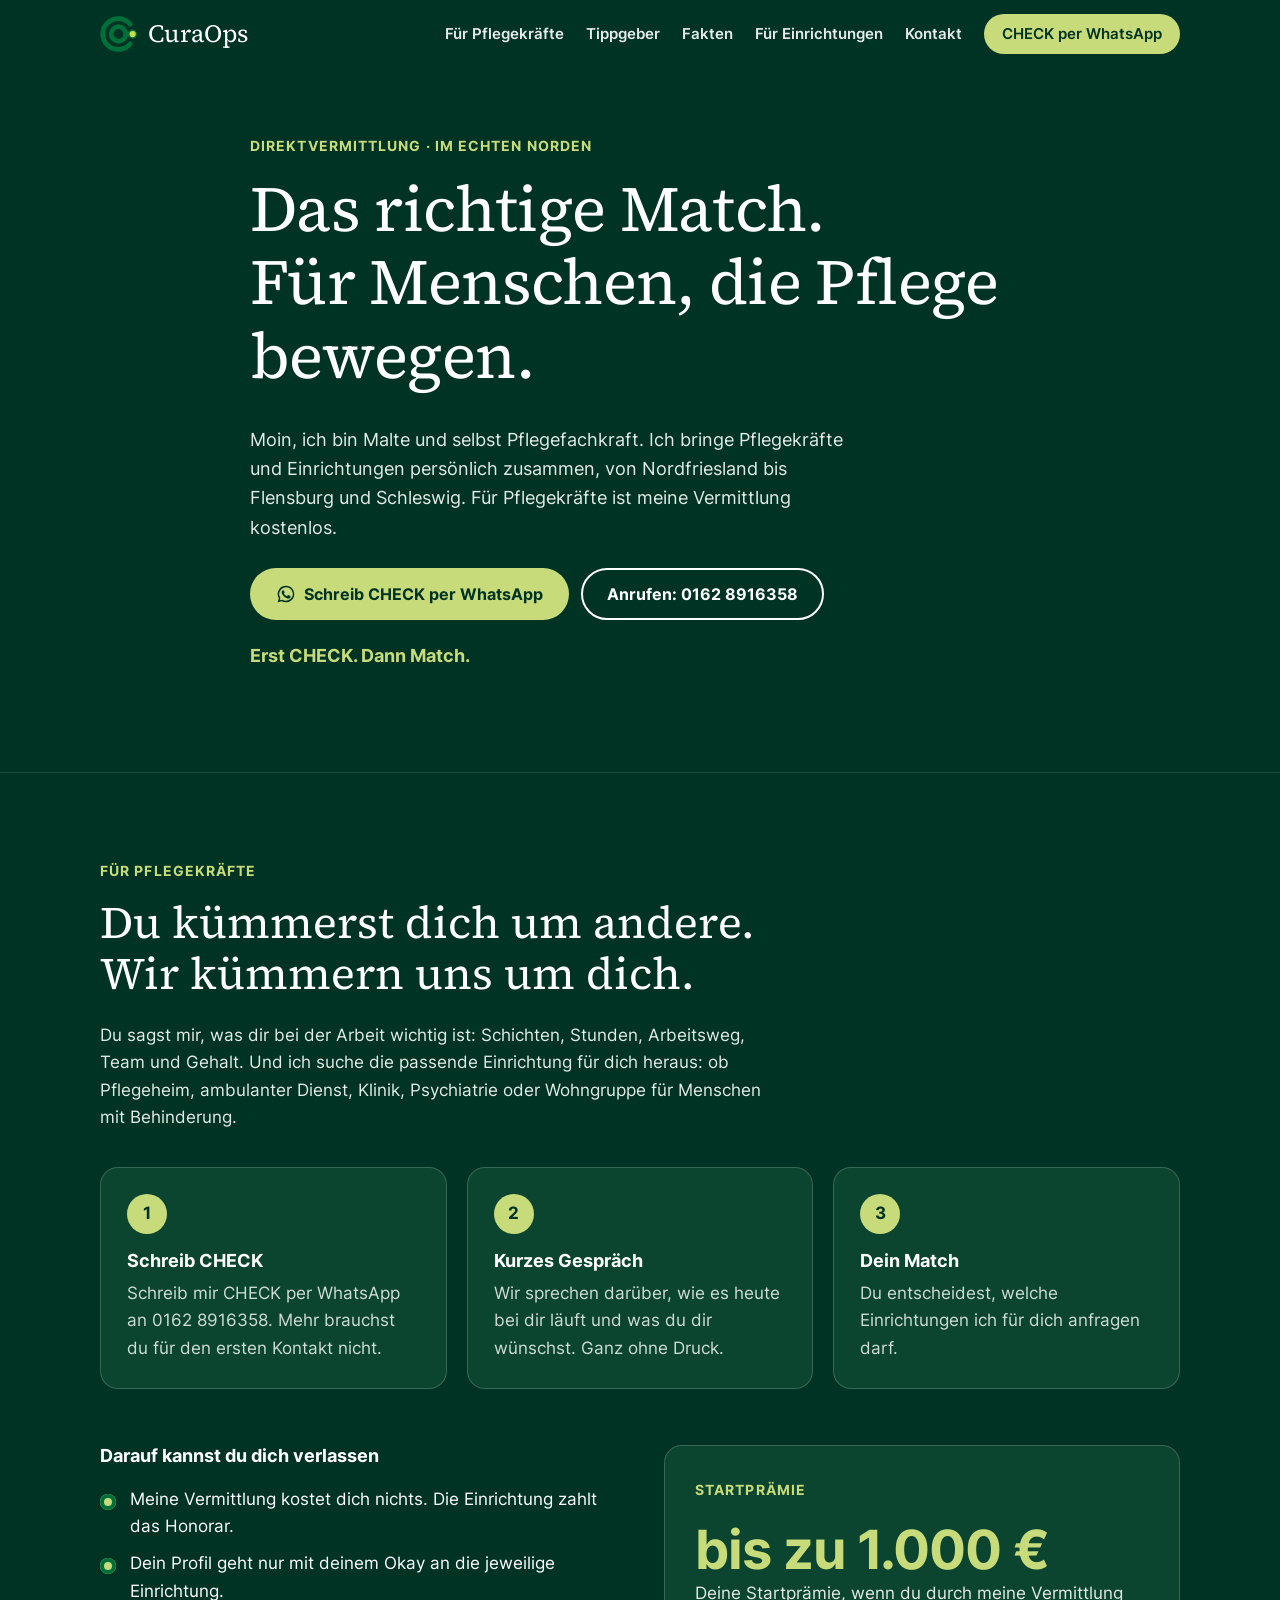
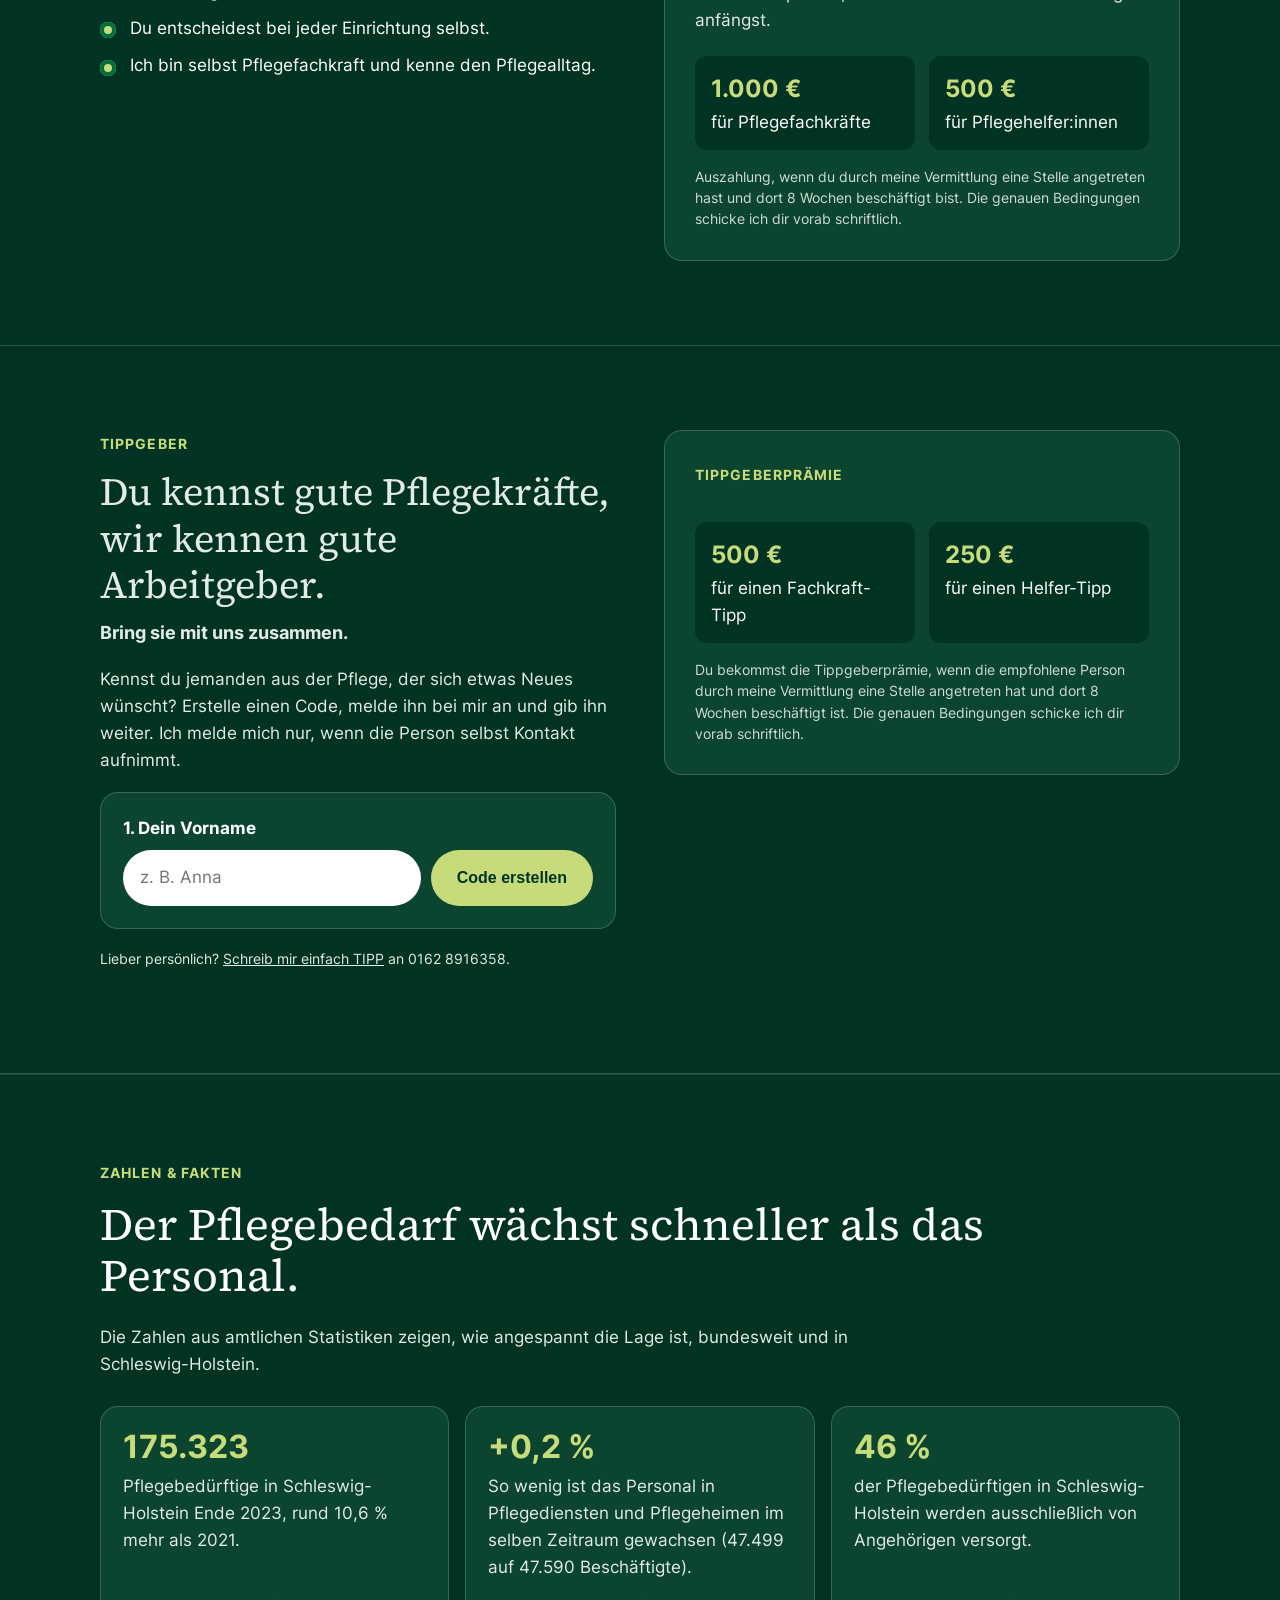
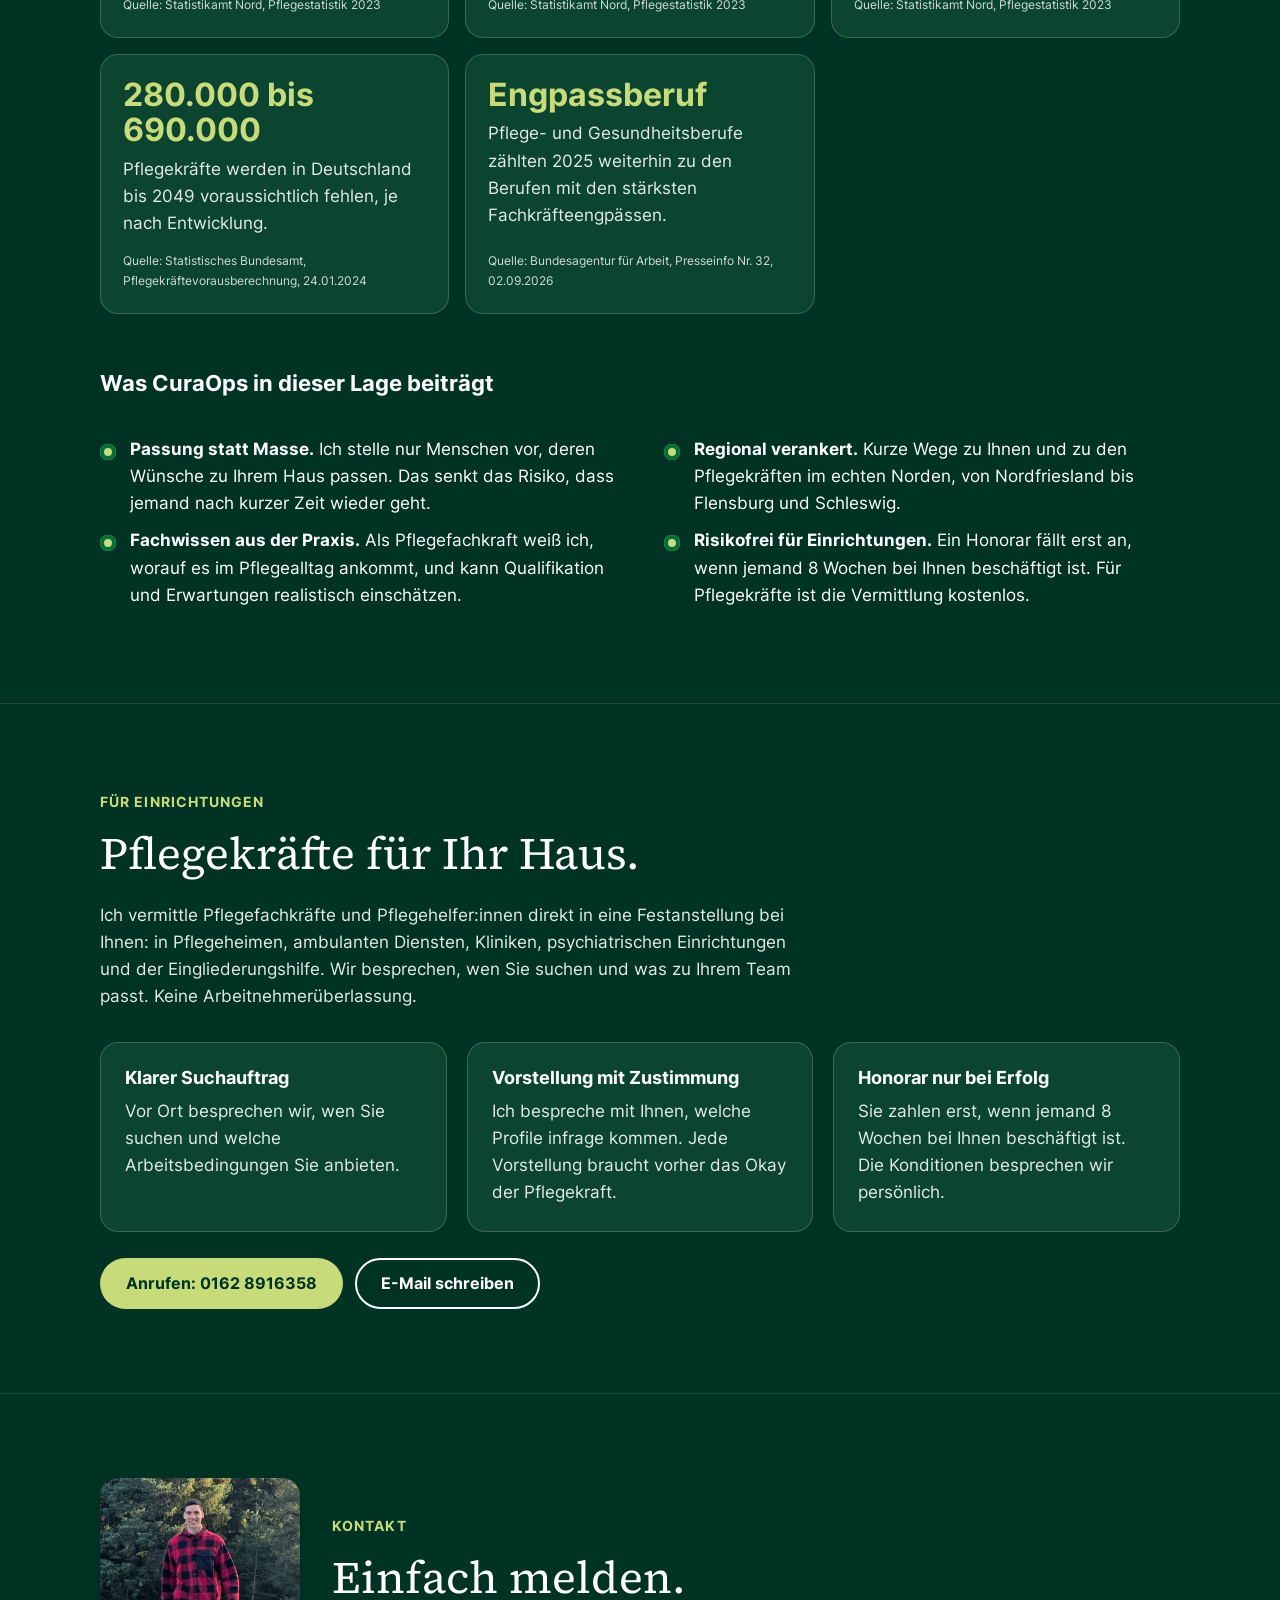
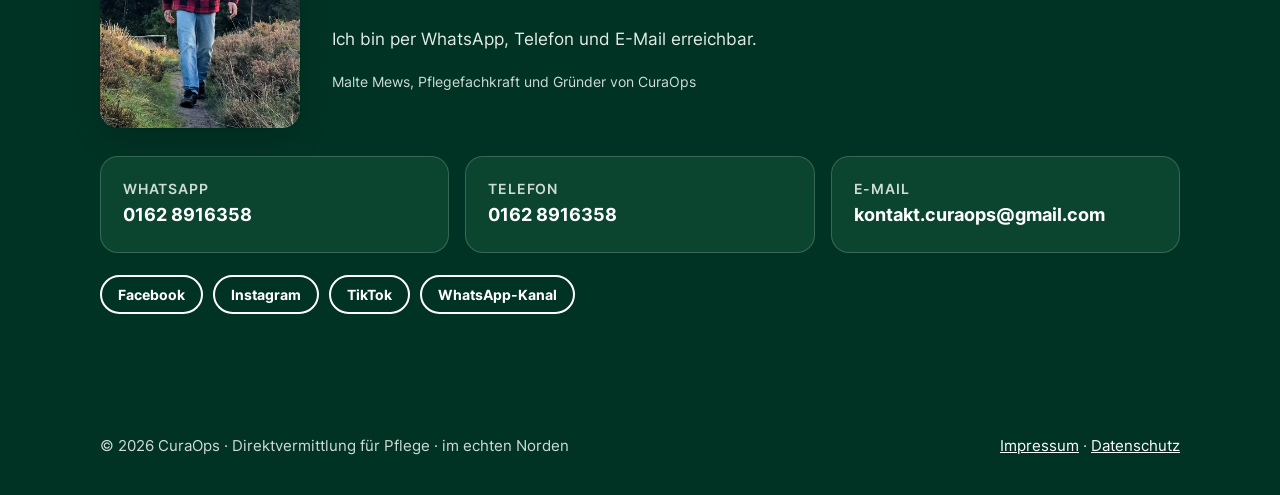
<file: index.html>
<!doctype html>
<html lang="de">
<head>
<meta charset="utf-8">
<meta name="viewport" content="width=device-width, initial-scale=1">
<title>CuraOps – Das richtige Match für Pflegekräfte im echten Norden</title>
<meta name="description" content="Pflegekraft hilft Pflegekräften: CuraOps vermittelt Pflegefachkräfte und Pflegehelfer:innen persönlich an passende Einrichtungen, von der Altenpflege bis zu Psychiatrie und Eingliederungshilfe – von Nordfriesland bis Flensburg und Schleswig. Für dich kostenlos, mit Startprämie.">
<link rel="canonical" href="https://www.curaops-gesundheitsberufe.de/">
<link rel="icon" href="favicon.svg" type="image/svg+xml">
<meta name="theme-color" content="#013324">
<meta name="facebook-domain-verification" content="cbvim5o937dcpe9g89lls1yzb4fqvr" />
<meta property="og:type" content="website">
<meta property="og:locale" content="de_DE">
<meta property="og:title" content="CuraOps – Das richtige Match.">
<meta property="og:description" content="Pflegekraft hilft Pflegekräften – im echten Norden. Für dich kostenlos. Erst CHECK. Dann Match.">
<meta property="og:url" content="https://www.curaops-gesundheitsberufe.de/">
<meta property="og:image" content="https://www.curaops-gesundheitsberufe.de/img/malte.jpg?v=2">
<link rel="preload" href="fonts/source-serif-4-latin-400-normal.woff2" as="font" type="font/woff2" crossorigin>
<link rel="stylesheet" href="css/style.css?v=20261107">
</head>
<body>

<header class="top">
  <div class="wrap">
    <a class="brand" href="#start"><img src="img/logo.svg" alt="" width="38" height="38">CuraOps</a>
    <nav class="nav" aria-label="Hauptnavigation">
      <a href="#pflegekraefte">Für Pflegekräfte</a>
      <a href="#tippgeber">Tippgeber</a>
      <a href="#fakten">Fakten</a>
      <a href="#einrichtungen">Für Einrichtungen</a>
      <a href="#kontakt">Kontakt</a>
      <a class="btn btn-lime btn-sm" href="https://wa.me/491628916358?text=CHECK">CHECK per WhatsApp</a>
    </nav>
  </div>
</header>

<main id="start">

<section class="hero dark">
  <div class="wrap hero-grid solo">
    <div>
      <span class="kicker">Direktvermittlung · im echten Norden</span>
      <h1>Das richtige Match.<br>Für Menschen, die Pflege bewegen.</h1>
      <p class="lead">Moin, ich bin Malte und selbst Pflegefachkraft. Ich bringe Pflegekräfte und Einrichtungen persönlich zusammen, von Nordfriesland bis Flensburg und Schleswig. Für Pflegekräfte ist meine Vermittlung kostenlos.</p>
      <div class="btns">
        <a class="btn btn-lime" id="hero-cta" href="https://wa.me/491628916358?text=CHECK">
          <svg viewBox="0 0 24 24" aria-hidden="true"><path fill="currentColor" d="M12 2a10 10 0 0 0-8.6 15.1L2 22l5-1.3A10 10 0 1 0 12 2Zm0 18.2a8.2 8.2 0 0 1-4.2-1.2l-.3-.2-3 .8.8-2.9-.2-.3A8.2 8.2 0 1 1 12 20.2Zm4.5-6.1c-.2-.1-1.5-.7-1.7-.8-.2-.1-.4-.1-.6.1l-.8 1c-.1.2-.3.2-.5.1a6.7 6.7 0 0 1-3.3-2.9c-.3-.4.2-.4.7-1.4.1-.2 0-.3 0-.4l-.8-1.8c-.2-.5-.4-.4-.6-.4h-.5a1 1 0 0 0-.7.3 3 3 0 0 0-.9 2.2 5.2 5.2 0 0 0 1.1 2.7 11.8 11.8 0 0 0 4.5 4c1.7.7 2.3.8 3.2.6.5-.1 1.5-.6 1.7-1.2.2-.6.2-1.1.2-1.2-.1-.1-.3-.2-.5-.3Z"/></svg>
          Schreib CHECK per WhatsApp
        </a>
        <a class="btn btn-ghost" href="tel:+491628916358">Anrufen: 0162 8916358</a>
      </div>
      <p class="slogan">Erst CHECK. Dann Match.</p>
    </div>
  </div>
</section>

<section id="pflegekraefte">
  <div class="wrap">
    <span class="kicker">Für Pflegekräfte</span>
    <h2>Du kümmerst dich um andere.<br>Wir kümmern uns um dich.</h2>
    <p style="max-width:40em">Du sagst mir, was dir bei der Arbeit wichtig ist: Schichten, Stunden, Arbeitsweg, Team und Gehalt. Und ich suche die passende Einrichtung für dich heraus: ob Pflegeheim, ambulanter Dienst, Klinik, Psychiatrie oder Wohngruppe für Menschen mit Behinderung.</p>
    <div class="steps">
      <div class="step"><h3>Schreib CHECK</h3><p>Schreib mir CHECK per WhatsApp an 0162 8916358. Mehr brauchst du für den ersten Kontakt nicht.</p></div>
      <div class="step"><h3>Kurzes Gespräch</h3><p>Wir sprechen darüber, wie es heute bei dir läuft und was du dir wünschst. Ganz ohne Druck.</p></div>
      <div class="step"><h3>Dein Match</h3><p>Du entscheidest, welche Einrichtungen ich für dich anfragen darf.</p></div>
    </div>

    <div class="two" style="margin-top:56px">
      <div>
        <h3>Darauf kannst du dich verlassen</h3>
        <ul class="ticks">
          <li>Meine Vermittlung kostet dich nichts. Die Einrichtung zahlt das Honorar.</li>
          <li>Dein Profil geht nur mit deinem Okay an die jeweilige Einrichtung.</li>
          <li>Du entscheidest bei jeder Einrichtung selbst.</li>
          <li>Ich bin selbst Pflegefachkraft und kenne den Pflegealltag.</li>
        </ul>
      </div>
      <div class="prize">
        <span class="kicker">Startprämie</span>
        <div class="big">bis zu 1.000 €</div>
        <p>Deine Startprämie, wenn du durch meine Vermittlung anfängst.</p>
        <div class="rows">
          <div class="row"><b>1.000 €</b>für Pflegefachkräfte</div>
          <div class="row"><b>500 €</b>für Pflegehelfer:innen</div>
        </div>
        <small>Auszahlung, wenn du durch meine Vermittlung eine Stelle angetreten hast und dort 8 Wochen beschäftigt bist. Die genauen Bedingungen schicke ich dir vorab schriftlich.</small>
      </div>
    </div>
  </div>
</section>

<section id="tippgeber" class="tipp">
  <div class="wrap two">
    <div>
      <span class="kicker">Tippgeber</span>
      <p class="quote">Du kennst gute Pflegekräfte, wir kennen gute Arbeitgeber.</p>
      <p style="font-weight:700;font-size:1.15rem">Bring sie mit uns zusammen.</p>
      <p>Kennst du jemanden aus der Pflege, der sich etwas Neues wünscht? Erstelle einen Code, melde ihn bei mir an und gib ihn weiter. Ich melde mich nur, wenn die Person selbst Kontakt aufnimmt.</p>

      <div class="codebox" id="codebox">
        <label for="tg-name"><b>1. Dein Vorname</b></label>
        <div class="code-row">
          <input id="tg-name" type="text" autocomplete="given-name" placeholder="z. B. Anna" maxlength="30">
          <button class="btn btn-dark" id="tg-make" type="button">Code erstellen</button>
        </div>
        <div id="tg-result" hidden>
          <p class="code-out">Dein Code: <b id="tg-code"></b></p>
          <p><b>2. Code bei mir anmelden</b><br><small>Für die Prämie muss dein Code bei mir angemeldet sein.</small></p>
          <a class="btn btn-dark" id="tg-register" href="#">Code per WhatsApp anmelden</a>
          <p style="margin-top:20px"><b>3. Schick den Link weiter</b><br><small>Im Link steckt dein Code. Bitte die Person, ihn in der Nachricht stehen zu lassen.</small></p>
          <div class="btns" style="margin-top:8px">
            <a class="btn btn-lime" id="tg-share" href="#">Per WhatsApp weiterleiten</a>
            <button class="btn btn-ghost" id="tg-copy" type="button">Link kopieren</button>
          </div>
        </div>
      </div>
      <p style="margin-top:16px"><small>Lieber persönlich? <a href="https://wa.me/491628916358?text=TIPP">Schreib mir einfach TIPP</a> an 0162 8916358.</small></p>
    </div>
    <div class="prize">
      <span class="kicker">Tippgeberprämie</span>
      <div class="rows">
        <div class="row"><b>500 €</b>für einen Fachkraft-Tipp</div>
        <div class="row"><b>250 €</b>für einen Helfer-Tipp</div>
      </div>
      <small>Du bekommst die Tippgeberprämie, wenn die empfohlene Person durch meine Vermittlung eine Stelle angetreten hat und dort 8 Wochen beschäftigt ist. Die genauen Bedingungen schicke ich dir vorab schriftlich.</small>
    </div>
  </div>
</section>

<section id="fakten">
  <div class="wrap">
    <span class="kicker">Zahlen &amp; Fakten</span>
    <h2>Der Pflegebedarf wächst schneller als das Personal.</h2>
    <p style="max-width:44em">Die Zahlen aus amtlichen Statistiken zeigen, wie angespannt die Lage ist, bundesweit und in Schleswig-Holstein.</p>
    <div class="facts">
      <div class="fact"><b>175.323</b><span>Pflegebedürftige in Schleswig-Holstein Ende 2023, rund 10,6 % mehr als 2021.</span><small>Quelle: Statistikamt Nord, Pflegestatistik 2023</small></div>
      <div class="fact"><b>+0,2 %</b><span>So wenig ist das Personal in Pflegediensten und Pflegeheimen im selben Zeitraum gewachsen (47.499 auf 47.590 Beschäftigte).</span><small>Quelle: Statistikamt Nord, Pflegestatistik 2023</small></div>
      <div class="fact"><b>46 %</b><span>der Pflegebedürftigen in Schleswig-Holstein werden ausschließlich von Angehörigen versorgt.</span><small>Quelle: Statistikamt Nord, Pflegestatistik 2023</small></div>
      <div class="fact"><b>280.000 bis 690.000</b><span>Pflegekräfte werden in Deutschland bis 2049 voraussichtlich fehlen, je nach Entwicklung.</span><small>Quelle: Statistisches Bundesamt, Pflegekräftevorausberechnung, 24.01.2024</small></div>
      <div class="fact"><b>Engpassberuf</b><span>Pflege- und Gesundheitsberufe zählten 2025 weiterhin zu den Berufen mit den stärksten Fachkräfteengpässen.</span><small>Quelle: Bundesagentur für Arbeit, Presseinfo Nr. 32, 02.09.2026</small></div>
    </div>

    <h3 style="margin-top:56px;font-size:1.4rem">Was CuraOps in dieser Lage beiträgt</h3>
    <div class="two" style="margin-top:20px">
      <ul class="ticks">
        <li><b>Passung statt Masse.</b> Ich stelle nur Menschen vor, deren Wünsche zu Ihrem Haus passen. Das senkt das Risiko, dass jemand nach kurzer Zeit wieder geht.</li>
        <li><b>Fachwissen aus der Praxis.</b> Als Pflegefachkraft weiß ich, worauf es im Pflegealltag ankommt, und kann Qualifikation und Erwartungen realistisch einschätzen.</li>
      </ul>
      <ul class="ticks">
        <li><b>Regional verankert.</b> Kurze Wege zu Ihnen und zu den Pflegekräften im echten Norden, von Nordfriesland bis Flensburg und Schleswig.</li>
        <li><b>Risikofrei für Einrichtungen.</b> Ein Honorar fällt erst an, wenn jemand 8 Wochen bei Ihnen beschäftigt ist. Für Pflegekräfte ist die Vermittlung kostenlos.</li>
      </ul>
    </div>
  </div>
</section>

<section id="einrichtungen" class="dark">
  <div class="wrap">
    <span class="kicker">Für Einrichtungen</span>
    <h2>Pflegekräfte für Ihr Haus.</h2>
    <p style="max-width:42em">Ich vermittle Pflegefachkräfte und Pflegehelfer:innen direkt in eine Festanstellung bei Ihnen: in Pflegeheimen, ambulanten Diensten, Kliniken, psychiatrischen Einrichtungen und der Eingliederungshilfe. Wir besprechen, wen Sie suchen und was zu Ihrem Team passt. Keine Arbeitnehmerüberlassung.</p>
    <div class="cards">
      <div class="card"><h3>Klarer Suchauftrag</h3><p>Vor Ort besprechen wir, wen Sie suchen und welche Arbeitsbedingungen Sie anbieten.</p></div>
      <div class="card"><h3>Vorstellung mit Zustimmung</h3><p>Ich bespreche mit Ihnen, welche Profile infrage kommen. Jede Vorstellung braucht vorher das Okay der Pflegekraft.</p></div>
      <div class="card"><h3>Honorar nur bei Erfolg</h3><p>Sie zahlen erst, wenn jemand 8 Wochen bei Ihnen beschäftigt ist. Die Konditionen besprechen wir persönlich.</p></div>
    </div>
    <div class="btns">
      <a class="btn btn-lime" href="tel:+491628916358">Anrufen: 0162 8916358</a>
      <a class="btn btn-ghost" href="mailto:kontakt.curaops@gmail.com?subject=Anfrage%20Einrichtung">E-Mail schreiben</a>
    </div>
  </div>
</section>

<section id="kontakt">
  <div class="wrap">
    <div class="me">
      <img src="img/malte.jpg?v=2" alt="Malte Mews, Gründer von CuraOps, auf einem Heideweg" width="720" height="900" loading="lazy">
      <div>
        <span class="kicker">Kontakt</span>
        <h2>Einfach melden.</h2>
        <p>Ich bin per WhatsApp, Telefon und E-Mail erreichbar.</p>
        <p class="me-cap">Malte Mews, Pflegefachkraft und Gründer von CuraOps</p>
      </div>
    </div>
    <div class="contact-grid">
      <a href="https://wa.me/491628916358?text=CHECK"><span>WhatsApp</span><b>0162 8916358</b></a>
      <a href="tel:+491628916358"><span>Telefon</span><b>0162 8916358</b></a>
      <a href="mailto:kontakt.curaops@gmail.com"><span>E-Mail</span><b>kontakt.curaops@gmail.com</b></a>
    </div>
    <div class="social">
      <a class="btn btn-ghost btn-sm" href="https://www.facebook.com/share/19ysyfaKCp/" rel="noopener">Facebook</a>
      <a class="btn btn-ghost btn-sm" href="https://www.instagram.com/curaops/" rel="noopener">Instagram</a>
      <a class="btn btn-ghost btn-sm" href="https://www.tiktok.com/@curaops" rel="noopener">TikTok</a>
      <a class="btn btn-ghost btn-sm" href="https://whatsapp.com/channel/0029VbE5nIu0gcfAwHryoD1c" rel="noopener">WhatsApp-Kanal</a>
    </div>
  </div>
</section>

</main>

<footer>
  <div class="wrap">
    <span>© 2026 CuraOps · Direktvermittlung für Pflege · im echten Norden</span>
    <span><a href="impressum.html">Impressum</a> · <a href="datenschutz.html">Datenschutz</a></span>
  </div>
</footer>

<a class="btn btn-lime mobile-cta is-hidden" id="mobile-cta" href="https://wa.me/491628916358?text=CHECK">Schreib CHECK per WhatsApp</a>

<script>
(function(){
  var hero=document.getElementById('hero-cta'),bar=document.getElementById('mobile-cta');
  if(!hero||!bar)return;
  if(!('IntersectionObserver' in window)){bar.classList.remove('is-hidden');return;}
  new IntersectionObserver(function(e){bar.classList.toggle('is-hidden',e[0].isIntersecting);}).observe(hero);
})();
</script>
<script>
(function(){
  var NR='491628916358';
  var name=document.getElementById('tg-name'),make=document.getElementById('tg-make'),res=document.getElementById('tg-result');
  var codeEl=document.getElementById('tg-code'),reg=document.getElementById('tg-register'),share=document.getElementById('tg-share'),copy=document.getElementById('tg-copy');
  function clean(v){
    return v.trim().split(/\s+/)[0].toUpperCase().replace(/Ä/g,'AE').replace(/Ö/g,'OE').replace(/Ü/g,'UE').replace(/ß/g,'SS')
      .normalize('NFD').replace(/[\u0300-\u036f]/g,'').replace(/[^A-Z]/g,'').slice(0,10);
  }
  function go(){
    var n=clean(name.value);
    if(!n){name.focus();return;}
    var code=n+(10+Math.floor(Math.random()*90));
    var link='https://wa.me/'+NR+'?text='+encodeURIComponent('CHECK '+code);
    codeEl.textContent=code;
    reg.href='https://wa.me/'+NR+'?text='+encodeURIComponent('TIPP '+code+' – bitte melde diesen Code für mich an. Mein Name: '+name.value.trim());
    var msg='Moin! Malte von CuraOps vermittelt Pflegekräfte im echten Norden. Seine Vermittlung ist für dich kostenlos, und es gibt eine Startprämie von bis zu 1.000 €. Schreib ihm, wenn du dich informieren möchtest: '+link;
    share.href='https://wa.me/?text='+encodeURIComponent(msg);
    copy.onclick=function(){
      var done=function(){copy.textContent='Kopiert ✓';setTimeout(function(){copy.textContent='Link kopieren';},2000);};
      if(navigator.clipboard){navigator.clipboard.writeText(link).then(done,function(){prompt('Link kopieren:',link);});}else{prompt('Link kopieren:',link);}
    };
    res.hidden=false;
  }
  make.addEventListener('click',go);
  name.addEventListener('keydown',function(e){if(e.key==='Enter')go();});
})();
</script>
</body>
</html>
</file>
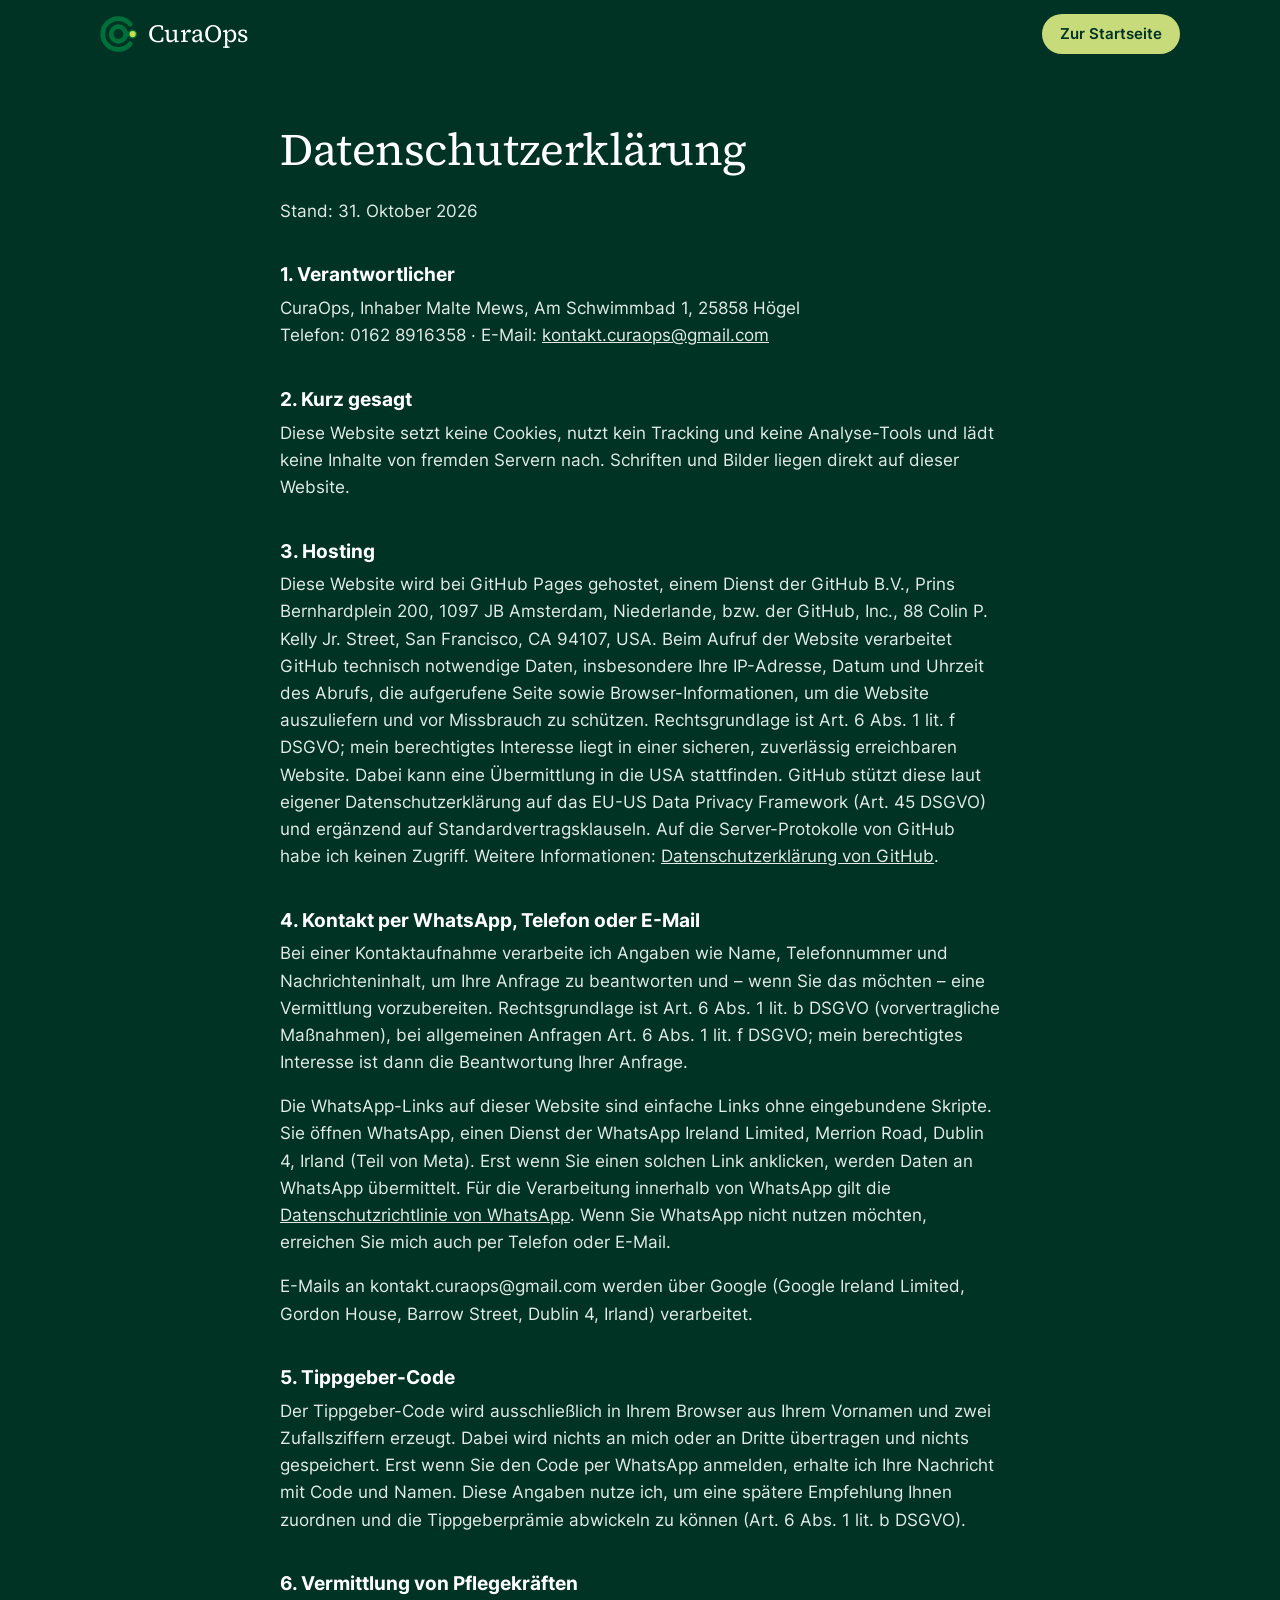
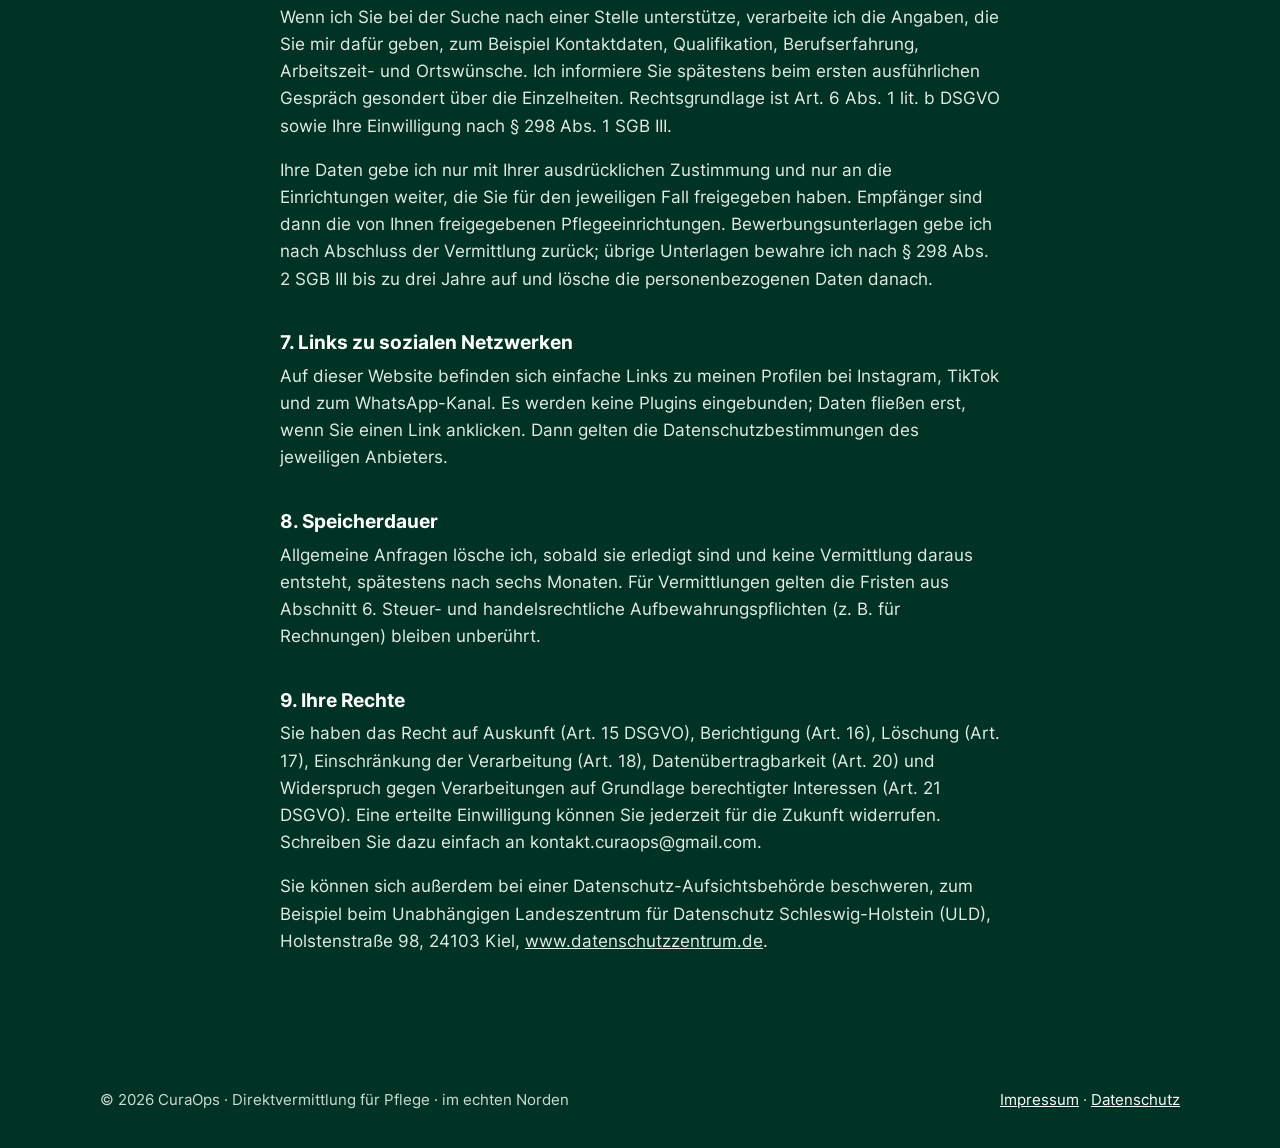
<file: datenschutz.html>
<!doctype html>
<html lang="de">
<head>
<meta charset="utf-8">
<meta name="viewport" content="width=device-width, initial-scale=1">
<title>Datenschutz – CuraOps</title>
<meta name="robots" content="noindex">
<link rel="icon" href="favicon.svg" type="image/svg+xml">
<meta name="theme-color" content="#013324">
<link rel="stylesheet" href="css/style.css?v=20261107">
</head>
<body>
<header class="top"><div class="wrap"><a class="brand" href="index.html"><img src="img/logo.svg" alt="" width="38" height="38">CuraOps</a><nav class="nav"><a class="btn btn-lime btn-sm" href="index.html">Zur Startseite</a></nav></div></header>
<main class="legal"><div class="wrap">
<h1>Datenschutzerklärung</h1>
<p>Stand: 31. Oktober 2026</p>

<h2>1. Verantwortlicher</h2>
<p>CuraOps, Inhaber Malte Mews, Am Schwimmbad 1, 25858 Högel<br>Telefon: 0162 8916358 · E-Mail: <a href="mailto:kontakt.curaops@gmail.com">kontakt.curaops@gmail.com</a></p>

<h2>2. Kurz gesagt</h2>
<p>Diese Website setzt keine Cookies, nutzt kein Tracking und keine Analyse-Tools und lädt keine Inhalte von fremden Servern nach. Schriften und Bilder liegen direkt auf dieser Website.</p>

<h2>3. Hosting</h2>
<p>Diese Website wird bei GitHub Pages gehostet, einem Dienst der GitHub B.V., Prins Bernhardplein 200, 1097 JB Amsterdam, Niederlande, bzw. der GitHub, Inc., 88 Colin P. Kelly Jr. Street, San Francisco, CA 94107, USA. Beim Aufruf der Website verarbeitet GitHub technisch notwendige Daten, insbesondere Ihre IP-Adresse, Datum und Uhrzeit des Abrufs, die aufgerufene Seite sowie Browser-Informationen, um die Website auszuliefern und vor Missbrauch zu schützen. Rechtsgrundlage ist Art. 6 Abs. 1 lit. f DSGVO; mein berechtigtes Interesse liegt in einer sicheren, zuverlässig erreichbaren Website. Dabei kann eine Übermittlung in die USA stattfinden. GitHub stützt diese laut eigener Datenschutzerklärung auf das EU-US Data Privacy Framework (Art. 45 DSGVO) und ergänzend auf Standardvertragsklauseln. Auf die Server-Protokolle von GitHub habe ich keinen Zugriff. Weitere Informationen: <a href="https://docs.github.com/de/site-policy/privacy-policies/github-general-privacy-statement" rel="noopener">Datenschutzerklärung von GitHub</a>.</p>

<h2>4. Kontakt per WhatsApp, Telefon oder E-Mail</h2>
<p>Bei einer Kontaktaufnahme verarbeite ich Angaben wie Name, Telefonnummer und Nachrichteninhalt, um Ihre Anfrage zu beantworten und – wenn Sie das möchten – eine Vermittlung vorzubereiten. Rechtsgrundlage ist Art. 6 Abs. 1 lit. b DSGVO (vorvertragliche Maßnahmen), bei allgemeinen Anfragen Art. 6 Abs. 1 lit. f DSGVO; mein berechtigtes Interesse ist dann die Beantwortung Ihrer Anfrage.</p>
<p>Die WhatsApp-Links auf dieser Website sind einfache Links ohne eingebundene Skripte. Sie öffnen WhatsApp, einen Dienst der WhatsApp Ireland Limited, Merrion Road, Dublin 4, Irland (Teil von Meta). Erst wenn Sie einen solchen Link anklicken, werden Daten an WhatsApp übermittelt. Für die Verarbeitung innerhalb von WhatsApp gilt die <a href="https://www.whatsapp.com/legal/privacy-policy-eea" rel="noopener">Datenschutzrichtlinie von WhatsApp</a>. Wenn Sie WhatsApp nicht nutzen möchten, erreichen Sie mich auch per Telefon oder E-Mail.</p>
<p>E-Mails an kontakt.curaops@gmail.com werden über Google (Google Ireland Limited, Gordon House, Barrow Street, Dublin 4, Irland) verarbeitet.</p>

<h2>5. Tippgeber-Code</h2>
<p>Der Tippgeber-Code wird ausschließlich in Ihrem Browser aus Ihrem Vornamen und zwei Zufallsziffern erzeugt. Dabei wird nichts an mich oder an Dritte übertragen und nichts gespeichert. Erst wenn Sie den Code per WhatsApp anmelden, erhalte ich Ihre Nachricht mit Code und Namen. Diese Angaben nutze ich, um eine spätere Empfehlung Ihnen zuordnen und die Tippgeberprämie abwickeln zu können (Art. 6 Abs. 1 lit. b DSGVO).</p>

<h2>6. Vermittlung von Pflegekräften</h2>
<p>Wenn ich Sie bei der Suche nach einer Stelle unterstütze, verarbeite ich die Angaben, die Sie mir dafür geben, zum Beispiel Kontaktdaten, Qualifikation, Berufserfahrung, Arbeitszeit- und Ortswünsche. Ich informiere Sie spätestens beim ersten ausführlichen Gespräch gesondert über die Einzelheiten. Rechtsgrundlage ist Art. 6 Abs. 1 lit. b DSGVO sowie Ihre Einwilligung nach § 298 Abs. 1 SGB III.</p>
<p>Ihre Daten gebe ich nur mit Ihrer ausdrücklichen Zustimmung und nur an die Einrichtungen weiter, die Sie für den jeweiligen Fall freigegeben haben. Empfänger sind dann die von Ihnen freigegebenen Pflegeeinrichtungen. Bewerbungsunterlagen gebe ich nach Abschluss der Vermittlung zurück; übrige Unterlagen bewahre ich nach § 298 Abs. 2 SGB III bis zu drei Jahre auf und lösche die personenbezogenen Daten danach.</p>

<h2>7. Links zu sozialen Netzwerken</h2>
<p>Auf dieser Website befinden sich einfache Links zu meinen Profilen bei Instagram, TikTok und zum WhatsApp-Kanal. Es werden keine Plugins eingebunden; Daten fließen erst, wenn Sie einen Link anklicken. Dann gelten die Datenschutzbestimmungen des jeweiligen Anbieters.</p>

<h2>8. Speicherdauer</h2>
<p>Allgemeine Anfragen lösche ich, sobald sie erledigt sind und keine Vermittlung daraus entsteht, spätestens nach sechs Monaten. Für Vermittlungen gelten die Fristen aus Abschnitt 6. Steuer- und handelsrechtliche Aufbewahrungspflichten (z. B. für Rechnungen) bleiben unberührt.</p>

<h2>9. Ihre Rechte</h2>
<p>Sie haben das Recht auf Auskunft (Art. 15 DSGVO), Berichtigung (Art. 16), Löschung (Art. 17), Einschränkung der Verarbeitung (Art. 18), Datenübertragbarkeit (Art. 20) und Widerspruch gegen Verarbeitungen auf Grundlage berechtigter Interessen (Art. 21 DSGVO). Eine erteilte Einwilligung können Sie jederzeit für die Zukunft widerrufen. Schreiben Sie dazu einfach an kontakt.curaops@gmail.com.</p>
<p>Sie können sich außerdem bei einer Datenschutz-Aufsichtsbehörde beschweren, zum Beispiel beim Unabhängigen Landeszentrum für Datenschutz Schleswig-Holstein (ULD), Holstenstraße 98, 24103 Kiel, <a href="https://www.datenschutzzentrum.de" rel="noopener">www.datenschutzzentrum.de</a>.</p>
</div></main>
<footer><div class="wrap"><span>© 2026 CuraOps · Direktvermittlung für Pflege · im echten Norden</span><span><a href="impressum.html">Impressum</a> · <a href="datenschutz.html">Datenschutz</a></span></div></footer>
</body>
</html>
</file>
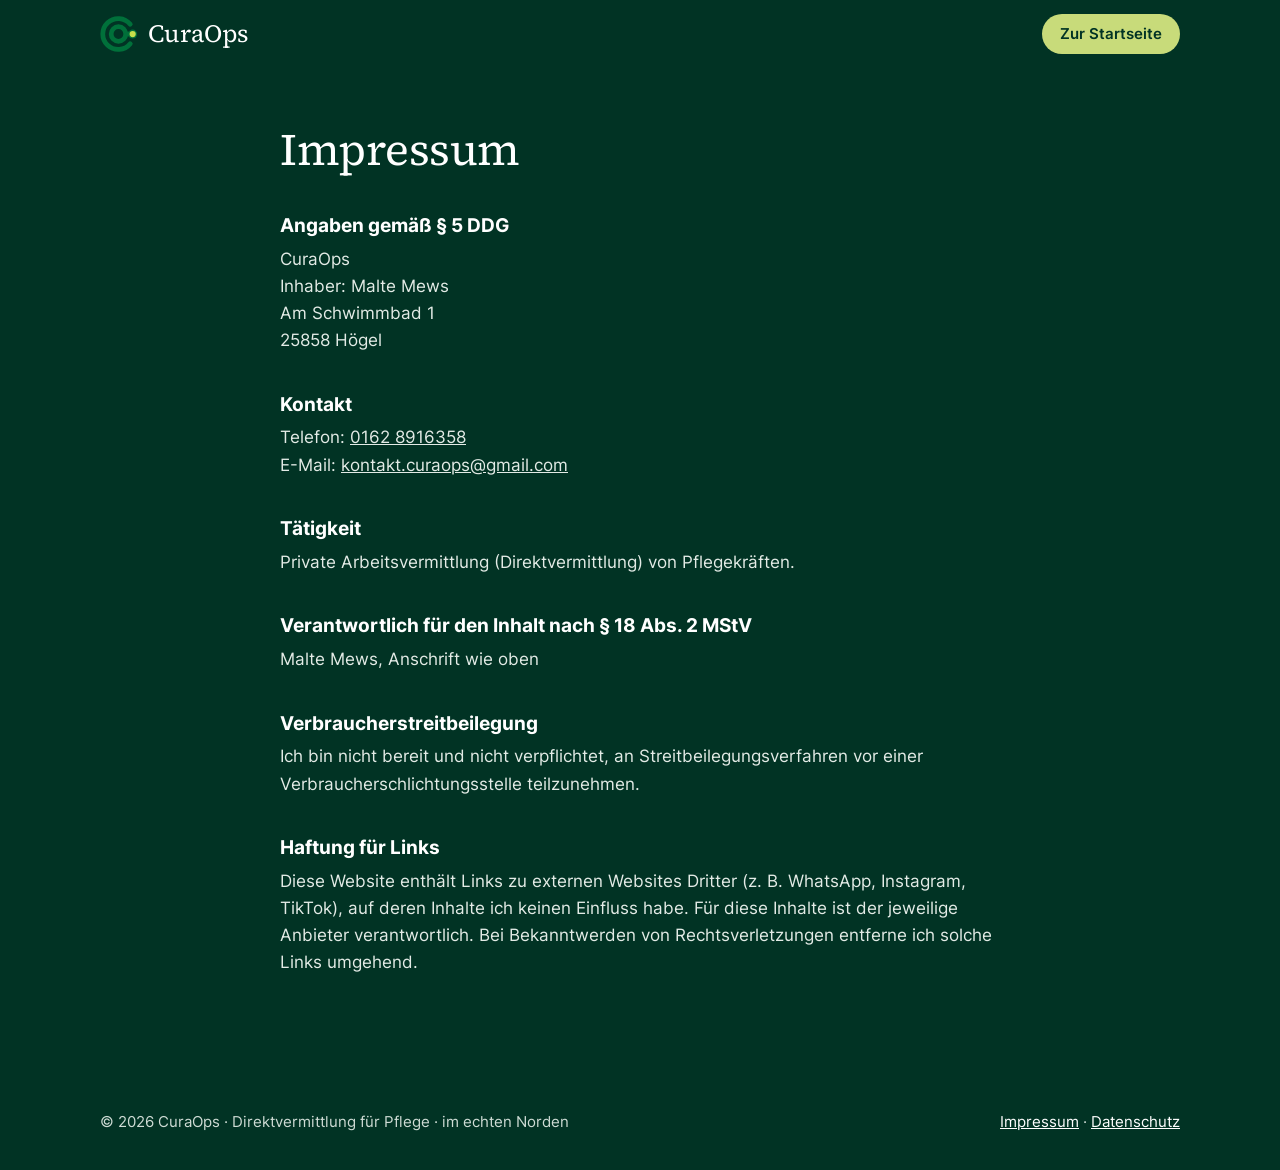
<file: impressum.html>
<!doctype html>
<html lang="de">
<head>
<meta charset="utf-8">
<meta name="viewport" content="width=device-width, initial-scale=1">
<title>Impressum – CuraOps</title>
<meta name="robots" content="noindex">
<link rel="icon" href="favicon.svg" type="image/svg+xml">
<meta name="theme-color" content="#013324">
<link rel="stylesheet" href="css/style.css?v=20261107">
</head>
<body>
<header class="top"><div class="wrap"><a class="brand" href="index.html"><img src="img/logo.svg" alt="" width="38" height="38">CuraOps</a><nav class="nav"><a class="btn btn-lime btn-sm" href="index.html">Zur Startseite</a></nav></div></header>
<main class="legal"><div class="wrap">
<h1>Impressum</h1>
<h2>Angaben gemäß § 5 DDG</h2>
<p>CuraOps<br>Inhaber: Malte Mews<br>Am Schwimmbad 1<br>25858 Högel</p>
<h2>Kontakt</h2>
<p>Telefon: <a href="tel:+491628916358">0162 8916358</a><br>E-Mail: <a href="mailto:kontakt.curaops@gmail.com">kontakt.curaops@gmail.com</a></p>
<h2>Tätigkeit</h2>
<p>Private Arbeitsvermittlung (Direktvermittlung) von Pflegekräften.</p>
<h2>Verantwortlich für den Inhalt nach § 18 Abs. 2 MStV</h2>
<p>Malte Mews, Anschrift wie oben</p>
<h2>Verbraucherstreitbeilegung</h2>
<p>Ich bin nicht bereit und nicht verpflichtet, an Streitbeilegungsverfahren vor einer Verbraucherschlichtungsstelle teilzunehmen.</p>
<h2>Haftung für Links</h2>
<p>Diese Website enthält Links zu externen Websites Dritter (z. B. WhatsApp, Instagram, TikTok), auf deren Inhalte ich keinen Einfluss habe. Für diese Inhalte ist der jeweilige Anbieter verantwortlich. Bei Bekanntwerden von Rechtsverletzungen entferne ich solche Links umgehend.</p>
</div></main>
<footer><div class="wrap"><span>© 2026 CuraOps · Direktvermittlung für Pflege · im echten Norden</span><span><a href="impressum.html">Impressum</a> · <a href="datenschutz.html">Datenschutz</a></span></div></footer>
</body>
</html>
</file>
<file: css/style.css>
@font-face{font-family:"Inter";src:url(../fonts/inter-latin-400-normal.woff2) format("woff2");font-weight:400;font-display:swap}
@font-face{font-family:"Inter";src:url(../fonts/inter-latin-600-normal.woff2) format("woff2");font-weight:600;font-display:swap}
@font-face{font-family:"Inter";src:url(../fonts/inter-latin-700-normal.woff2) format("woff2");font-weight:700;font-display:swap}
@font-face{font-family:"Source Serif 4";src:url(../fonts/source-serif-4-latin-400-normal.woff2) format("woff2");font-weight:400;font-display:swap}

:root{
  --dark:#013324;
  --dark-2:#0b4530;
  --green:#00703a;
  --lime:#c8db7a;
  --cream:#f3efeb;
  --ink:#16261f;
  --muted:#4d5d55;
  --line:#ddd6cd;
  --radius:18px;
  --max:1120px;
}
*{box-sizing:border-box}
html{scroll-behavior:smooth}
body{margin:0;background:var(--cream);color:var(--ink);font:400 17px/1.6 "Inter",system-ui,sans-serif;-webkit-font-smoothing:antialiased}
img{max-width:100%;display:block}
a{color:inherit}
.wrap{max-width:var(--max);margin:0 auto;padding:0 20px}
.serif{font-family:"Source Serif 4",Georgia,serif;font-weight:400}
h1,h2,h3{line-height:1.15;margin:0 0 .5em}
h1{font-family:"Source Serif 4",Georgia,serif;font-weight:400;font-size:clamp(2.3rem,5.6vw,4rem);letter-spacing:-.01em}
h2{font-family:"Source Serif 4",Georgia,serif;font-weight:400;font-size:clamp(1.9rem,4vw,2.8rem)}
h3{font-size:1.15rem;font-weight:700}
p{margin:0 0 1em}
.kicker{display:inline-block;font-weight:700;font-size:.85rem;letter-spacing:.08em;text-transform:uppercase;color:var(--green);margin-bottom:14px}
.dark .kicker{color:var(--lime)}

/* Header */
.top{position:sticky;top:0;z-index:20;background:var(--dark);color:#fff}
.top .wrap{display:flex;align-items:center;justify-content:space-between;gap:16px;height:68px}
.brand{display:flex;align-items:center;gap:10px;text-decoration:none;font-family:"Source Serif 4",Georgia,serif;font-size:1.55rem}
.brand img{width:38px;height:38px}
.nav{display:flex;gap:22px;align-items:center}
.nav a{text-decoration:none;font-weight:600;font-size:.95rem;opacity:.9}
.nav a:hover{opacity:1;text-decoration:underline}
.nav .btn{opacity:1}
@media (max-width:860px){.nav a:not(.btn){display:none}.nav .btn{display:none}}

/* Buttons */
.btn{display:inline-flex;align-items:center;justify-content:center;gap:8px;padding:14px 24px;border-radius:999px;font-weight:700;text-decoration:none;font-size:1rem;line-height:1.2;border:2px solid transparent;transition:transform .15s ease}
.btn:hover{transform:translateY(-1px)}
.btn-lime{background:var(--lime);color:var(--dark)}
.btn-ghost{border-color:currentColor;color:inherit}
.btn-dark{background:var(--dark);color:#fff}
.btn-sm{padding:9px 16px;font-size:.9rem}
.btn svg{width:20px;height:20px;flex:none}
.btns{display:flex;flex-wrap:wrap;gap:12px;margin-top:26px}

/* Sections */
section{padding:84px 0}
.dark{background:var(--dark);color:#fff}
.dark p{color:#e3ebe6}
.hero{padding:64px 0 84px;overflow:hidden;position:relative}
.hero::after{content:"";position:absolute;right:-140px;top:-140px;width:340px;height:340px;border-radius:50%;background:var(--cream);opacity:.95}
.hero-grid{display:grid;grid-template-columns:1.15fr .85fr;gap:56px;align-items:center;position:relative;z-index:1}
.hero .lead{font-size:1.15rem;max-width:34em}
.hero .slogan{font-weight:700;color:var(--lime);font-size:1.1rem;margin-top:22px}
.photo{border-radius:var(--radius);overflow:hidden;box-shadow:0 20px 50px rgba(0,0,0,.35);aspect-ratio:4/5}
.photo img{width:100%;height:100%;object-fit:cover}
.photo-cap{font-size:.9rem;color:#cfdcd5;margin-top:10px}
@media (max-width:860px){.hero-grid{grid-template-columns:1fr;gap:36px}.photo{max-width:420px}.hero::after{display:none}}

.steps{display:grid;grid-template-columns:repeat(3,1fr);gap:20px;margin-top:36px;counter-reset:s}
.step{background:#fff;border:1px solid var(--line);border-radius:var(--radius);padding:26px}
.step::before{counter-increment:s;content:counter(s);display:grid;place-items:center;width:40px;height:40px;border-radius:50%;background:var(--dark);color:var(--lime);font-weight:700;margin-bottom:16px}
.step p{color:var(--muted);margin:0}
@media (max-width:860px){.steps{grid-template-columns:1fr}}

.two{display:grid;grid-template-columns:1fr 1fr;gap:48px;align-items:start}
@media (max-width:860px){.two{grid-template-columns:1fr;gap:28px}}

.ticks{list-style:none;padding:0;margin:20px 0 0}
.ticks li{position:relative;padding-left:30px;margin-bottom:10px}
.ticks li::before{content:"";position:absolute;left:0;top:.45em;width:16px;height:16px;border-radius:50%;background:var(--lime);box-shadow:inset 0 0 0 4px var(--green)}

.prize{background:var(--dark);color:#fff;border-radius:var(--radius);padding:30px;position:relative;overflow:hidden}
.prize .big{font-weight:700;color:var(--lime);font-size:clamp(2.4rem,6vw,3.4rem);line-height:1;letter-spacing:-.02em;margin:6px 0 4px}
.prize .rows{display:grid;grid-template-columns:1fr 1fr;gap:14px;margin:22px 0 16px}
.prize .row{background:var(--dark-2);border-radius:12px;padding:14px 16px}
.prize .row b{display:block;font-size:1.5rem;color:var(--lime)}
.prize small{color:#cfdcd5;display:block;line-height:1.5}

.tipp{background:#fff;border-top:1px solid var(--line);border-bottom:1px solid var(--line)}
.quote{font-family:"Source Serif 4",Georgia,serif;font-size:clamp(1.7rem,3.6vw,2.4rem);line-height:1.2;margin:0 0 10px}

.cards{display:grid;grid-template-columns:repeat(3,1fr);gap:20px;margin-top:32px}
.card{border:1px solid rgba(255,255,255,.18);border-radius:var(--radius);padding:24px;background:var(--dark-2)}
.card p{margin:0}
@media (max-width:860px){.cards{grid-template-columns:1fr}}

.contact-grid{display:grid;grid-template-columns:repeat(3,1fr);gap:16px;margin-top:28px}
.contact-grid a{display:block;background:#fff;border:1px solid var(--line);border-radius:var(--radius);padding:22px;text-decoration:none}
.contact-grid a span{display:block;font-size:.85rem;color:var(--muted);font-weight:600;text-transform:uppercase;letter-spacing:.06em}
.contact-grid a b{font-size:1.15rem;word-break:break-word}
.social{display:flex;flex-wrap:wrap;gap:10px;margin-top:22px}
@media (max-width:860px){.contact-grid{grid-template-columns:1fr}}

footer{background:var(--dark);color:#cfdcd5;padding:36px 0;font-size:.95rem}
footer .wrap{display:flex;flex-wrap:wrap;justify-content:space-between;gap:16px}
footer a{color:#fff}

/* Legal pages */
.legal{padding:56px 0 80px}
.legal .wrap{max-width:760px}
.legal h1{font-size:clamp(2rem,4.5vw,2.8rem)}
.legal h2{font-family:"Inter",sans-serif;font-weight:700;font-size:1.2rem;margin-top:2em}
.legal p,.legal li{color:#2d3b34}

/* Sticky mobile CTA */
.mobile-cta{display:none}
@media (max-width:860px){
  .mobile-cta{display:flex;position:fixed;left:12px;right:12px;bottom:12px;z-index:30;box-shadow:0 10px 30px rgba(0,0,0,.3);transition:opacity .25s,transform .25s}
  .mobile-cta.is-hidden{opacity:0;transform:translateY(120%);pointer-events:none}
  body{padding-bottom:84px}
}
.prize .kicker{color:var(--lime)}

/* Tippgeber-Code */
.codebox{background:var(--cream);border:1px solid var(--line);border-radius:var(--radius);padding:22px;margin-top:18px}
.code-row{display:flex;gap:10px;margin-top:8px;flex-wrap:wrap}
.code-row input{flex:1;min-width:160px;padding:13px 16px;border:1px solid var(--line);border-radius:999px;font:inherit;background:#fff}
.code-row input:focus{outline:2px solid var(--green);outline-offset:1px}
.code-out{font-size:1.2rem;margin:20px 0 14px}
.code-out b{font-size:1.6rem;letter-spacing:.06em;color:var(--green)}
#tg-result small{color:var(--muted)}
.hero-grid.solo{grid-template-columns:1fr;max-width:820px}
.me{display:grid;grid-template-columns:200px 1fr;gap:32px;align-items:center}
.me img{width:200px;height:auto;align-self:center;aspect-ratio:4/5;object-fit:cover;border-radius:var(--radius);box-shadow:0 12px 30px rgba(0,0,0,.15)}
.me-cap{font-size:.9rem;color:var(--muted);margin:0}
@media (max-width:860px){.me{grid-template-columns:120px 1fr;gap:18px}.me img{width:120px}}

/* Alles in CuraOps-Grün (31.10.) */
:root{--ink:#fff;--muted:#cfdcd5;--line:rgba(255,255,255,.18)}
body{background:var(--dark);color:#fff}
p{color:#e3ebe6}
.kicker{color:var(--lime)}
.hero::after{display:none}
main>section+section{border-top:1px solid rgba(255,255,255,.1)}
.step,.contact-grid a,.tipp,.codebox{background:var(--dark-2);border-color:var(--line)}
.tipp{background:var(--dark)}
.step::before{background:var(--lime);color:var(--dark)}
.prize{background:var(--dark-2);border:1px solid var(--line)}
.prize .row{background:var(--dark)}
.btn-dark{background:var(--lime);color:var(--dark)}
.legal p,.legal li{color:#e3ebe6}
.code-row input{color:var(--ink-dark,#16261f)}
.code-out b{color:var(--lime)!important}
button.btn-ghost{background:transparent;color:#fff;cursor:pointer}
.facts{display:grid;grid-template-columns:repeat(auto-fit,minmax(200px,1fr));gap:16px;margin-top:28px}
.fact{background:var(--dark-2);border:1px solid var(--line);border-radius:var(--radius);padding:22px;display:flex;flex-direction:column;gap:8px}
.fact b{font-size:clamp(1.5rem,3vw,2rem);color:var(--lime);line-height:1.1}
.fact span{color:#e3ebe6}
.fact small{color:var(--muted);font-size:.78rem;margin-top:auto;padding-top:6px}
.ticks b{color:#fff}
.facts{grid-template-columns:repeat(3,1fr)}
@media (max-width:960px){.facts{grid-template-columns:1fr 1fr}}
@media (max-width:560px){.facts{grid-template-columns:1fr}}
@media (max-width:860px){#fakten .two{gap:0}}
</file>
